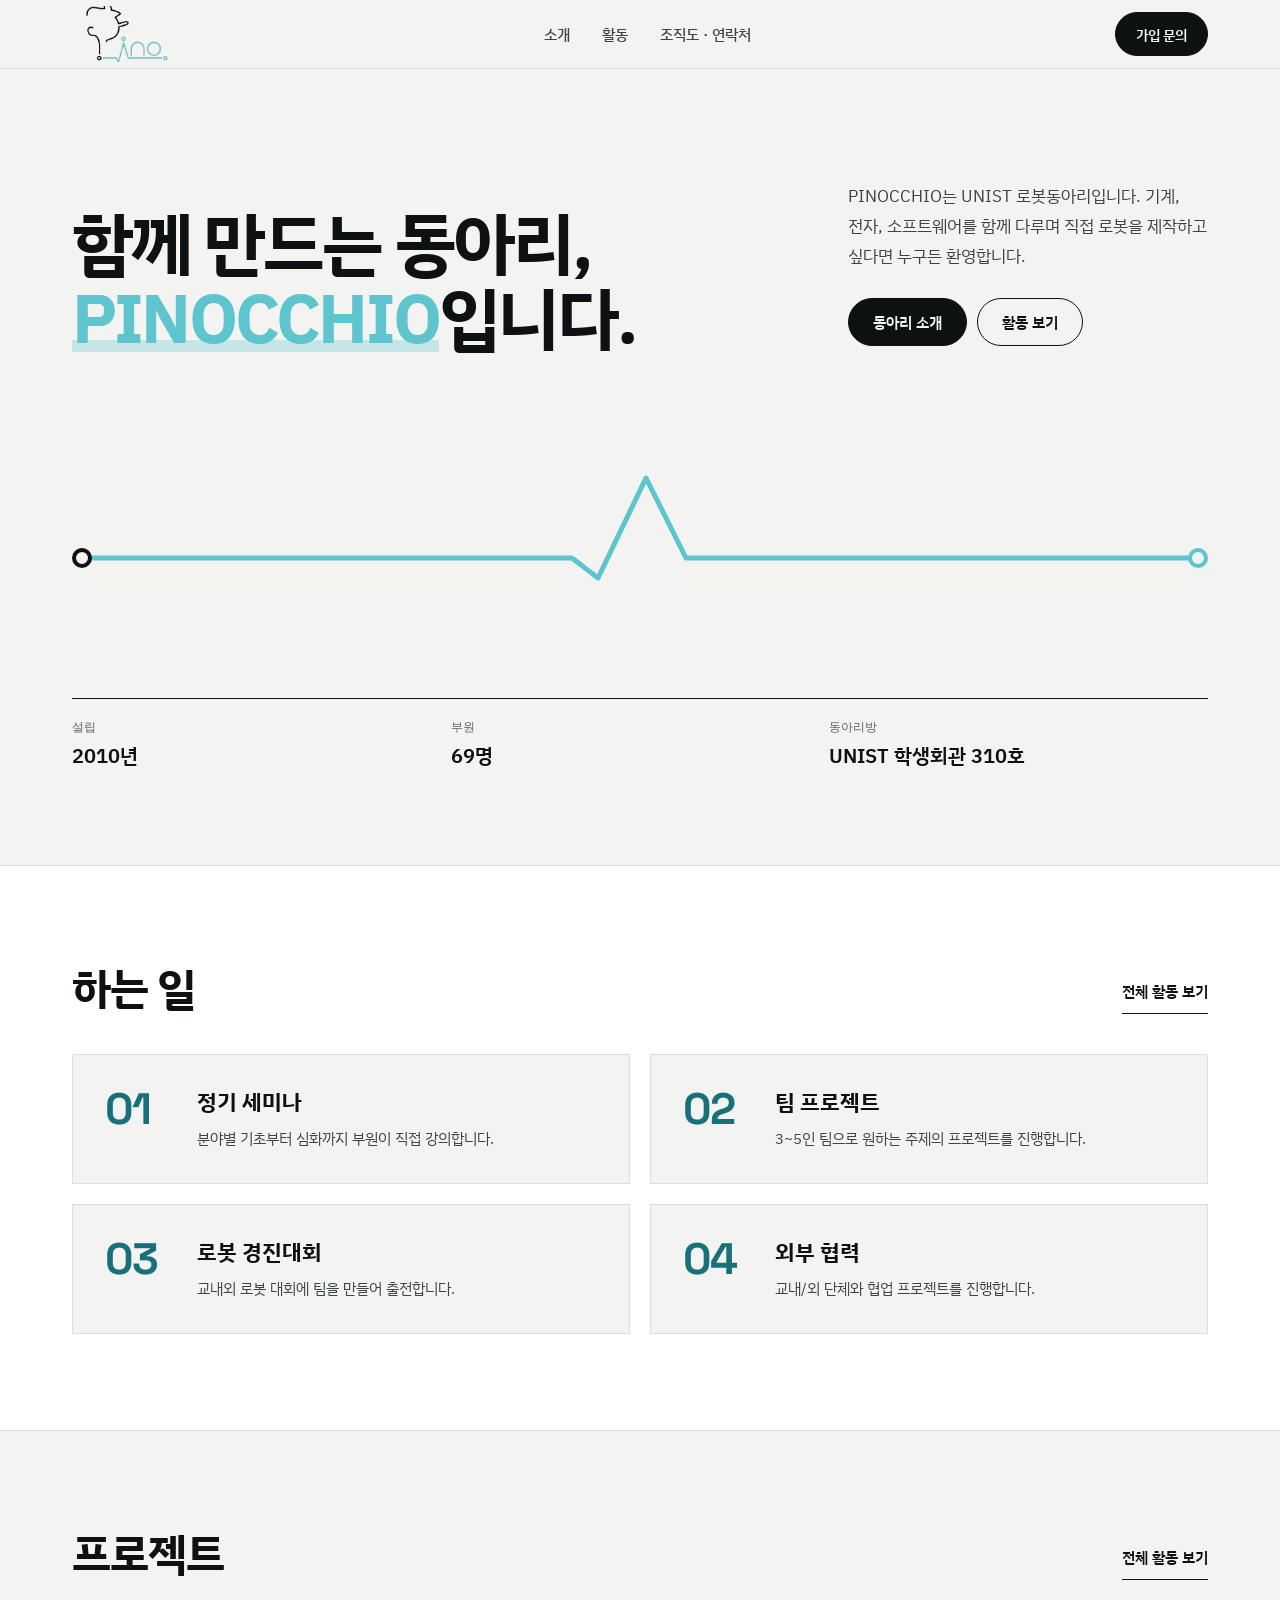
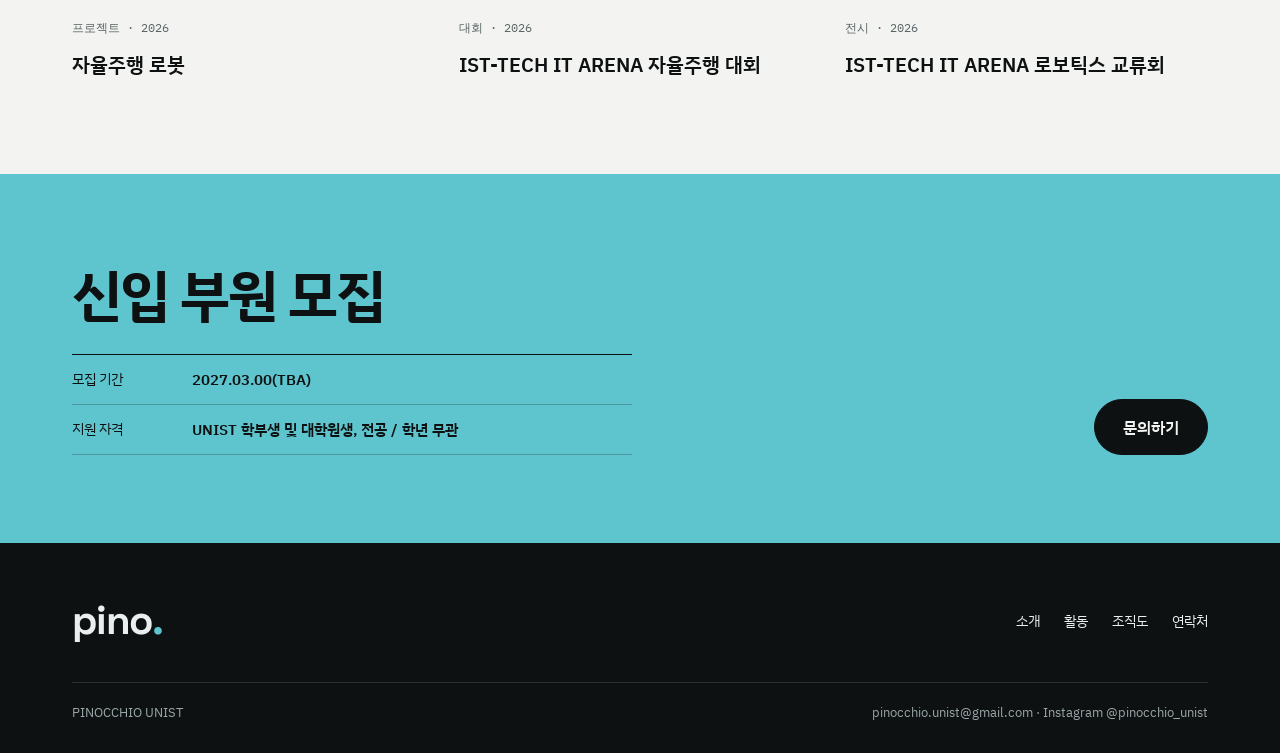
<file: index.html>
<!doctype html>
<html lang="ko">
<head>
<meta charset="utf-8">
<meta name="viewport" content="width=device-width, initial-scale=1">
<title>PINOCCHIO</title>
<link rel="icon" href="assets/logo.jpg">
<link rel="preconnect" href="https://fonts.googleapis.com">
<link rel="preconnect" href="https://fonts.gstatic.com" crossorigin>
<link rel="stylesheet" href="https://fonts.googleapis.com/css2?family=IBM+Plex+Mono:wght@400;500&family=IBM+Plex+Sans+KR:wght@400;500;600;700&family=Space+Grotesk:wght@700&display=swap">
<link rel="stylesheet" href="assets/style.css">
</head>
<body data-page="home">
<div id="app"></div>
<noscript><p style="padding:40px">이 사이트를 보려면 자바스크립트를 켜 주세요.</p></noscript>
<script src="assets/app.js"></script>
</body>
</html>
</file>
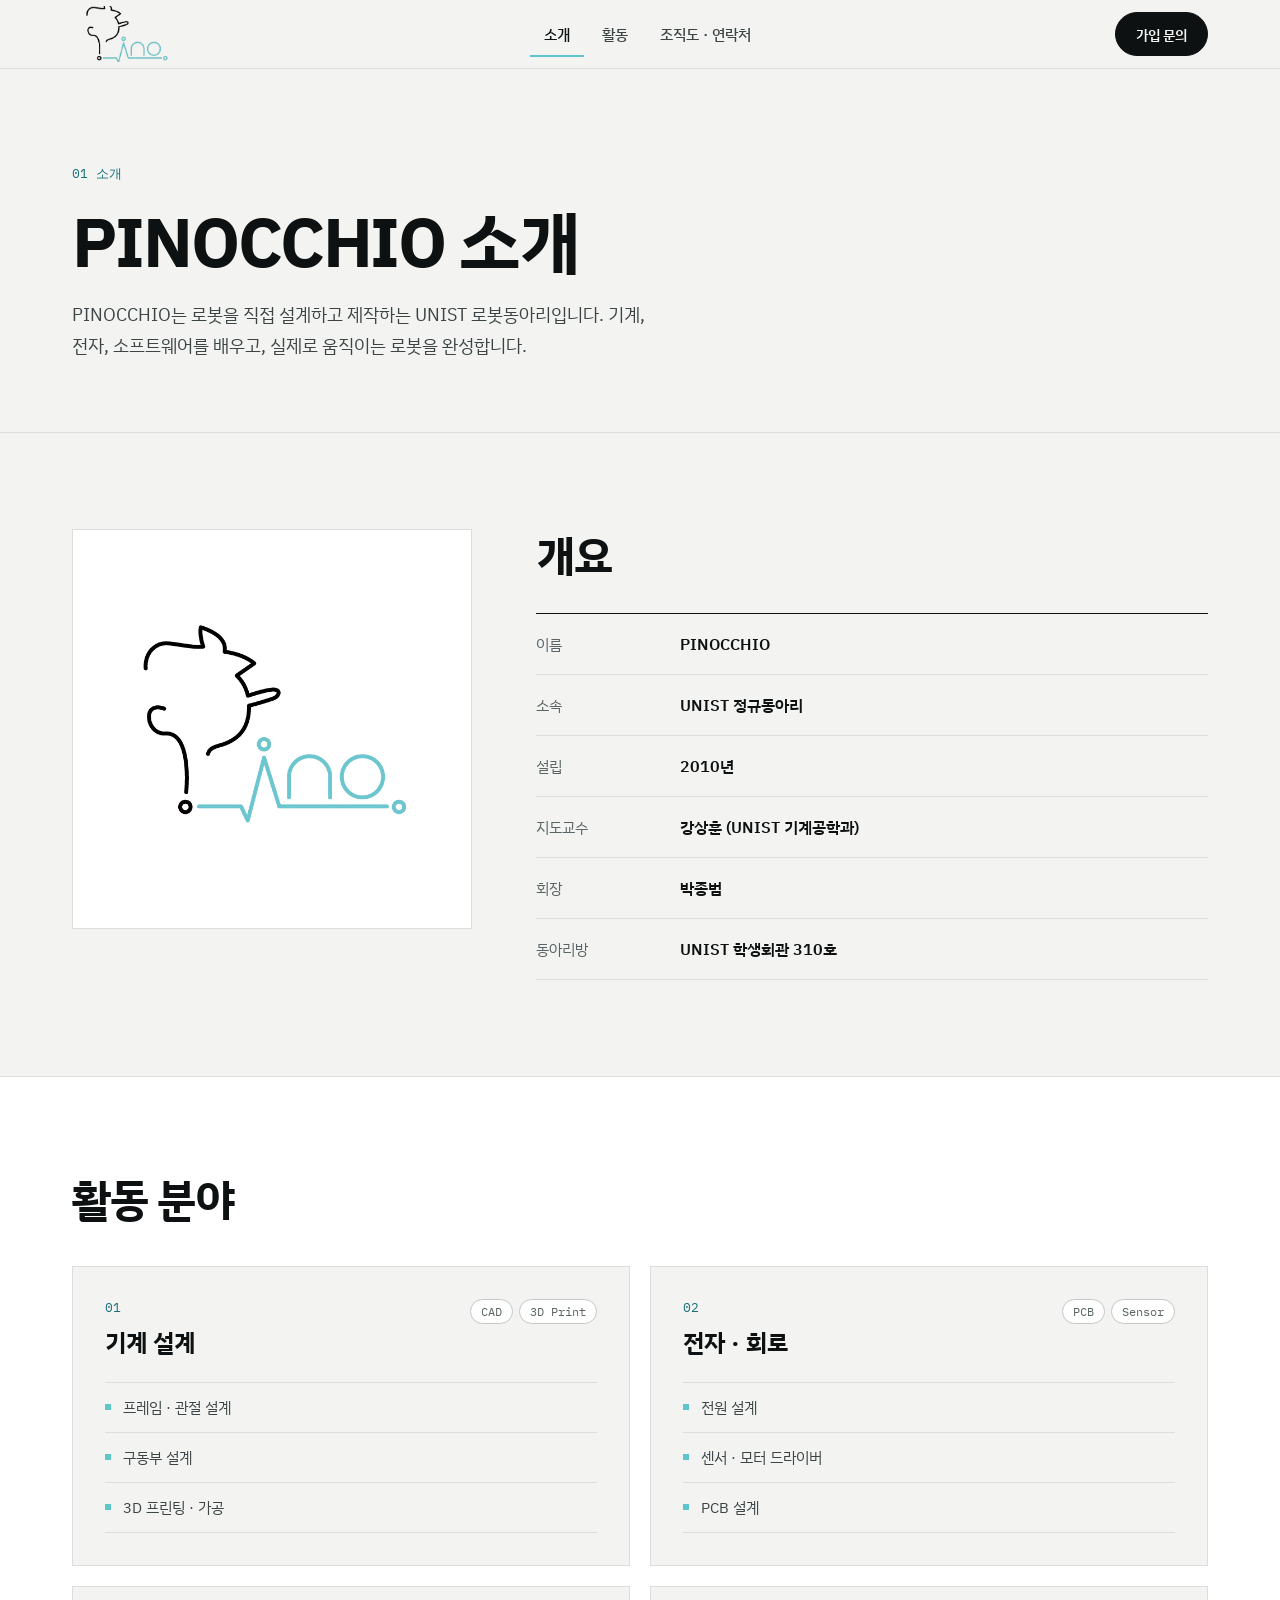
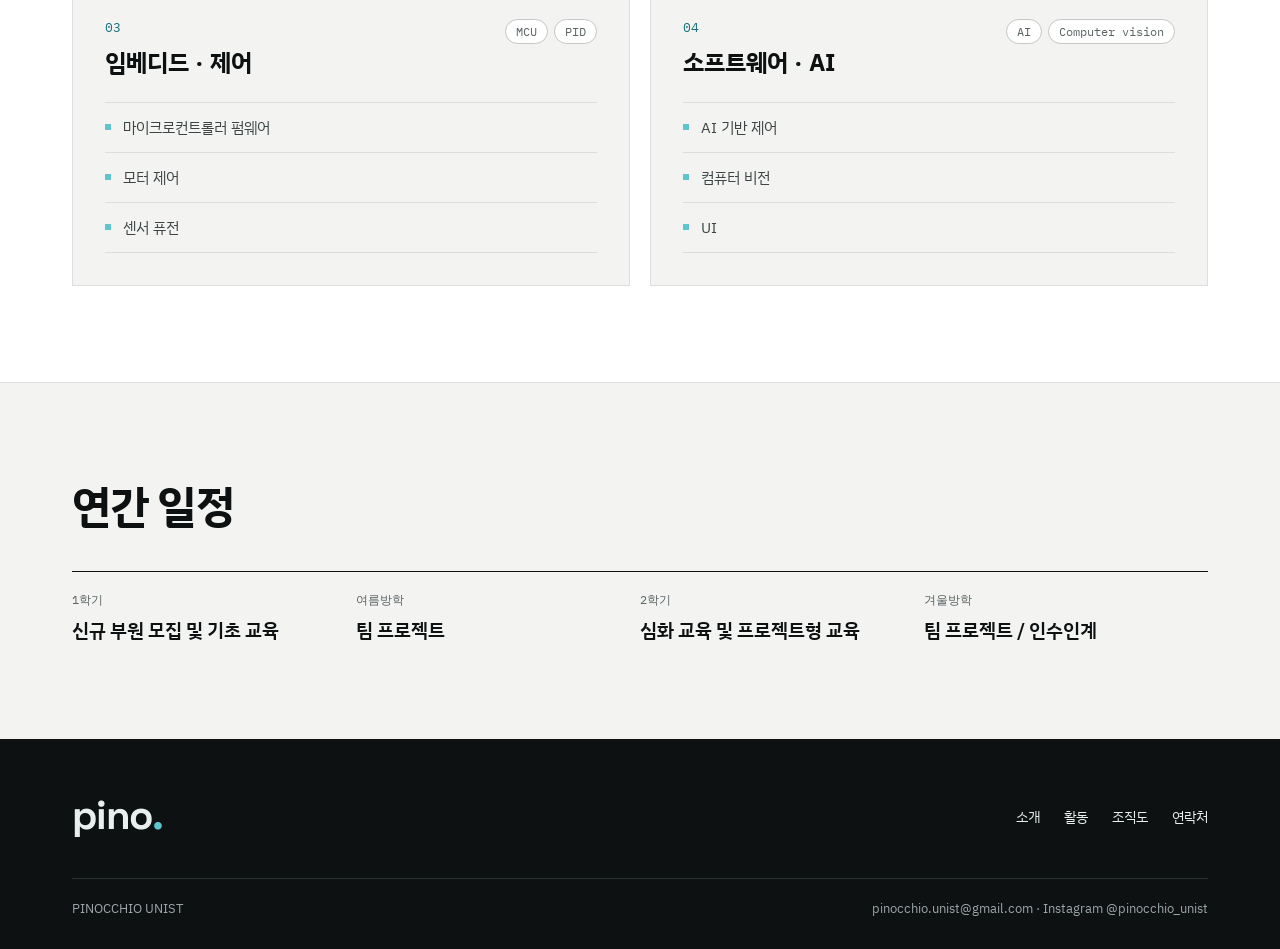
<file: about.html>
<!doctype html>
<html lang="ko">
<head>
<meta charset="utf-8">
<meta name="viewport" content="width=device-width, initial-scale=1">
<title>소개 — PINOCCHIO</title>
<link rel="icon" href="assets/logo.jpg">
<link rel="preconnect" href="https://fonts.googleapis.com">
<link rel="preconnect" href="https://fonts.gstatic.com" crossorigin>
<link rel="stylesheet" href="https://fonts.googleapis.com/css2?family=IBM+Plex+Mono:wght@400;500&family=IBM+Plex+Sans+KR:wght@400;500;600;700&family=Space+Grotesk:wght@700&display=swap">
<link rel="stylesheet" href="assets/style.css">
</head>
<body data-page="about">
<div id="app"></div>
<noscript><p style="padding:40px">이 사이트를 보려면 자바스크립트를 켜 주세요.</p></noscript>
<script src="assets/app.js"></script>
</body>
</html>
</file>
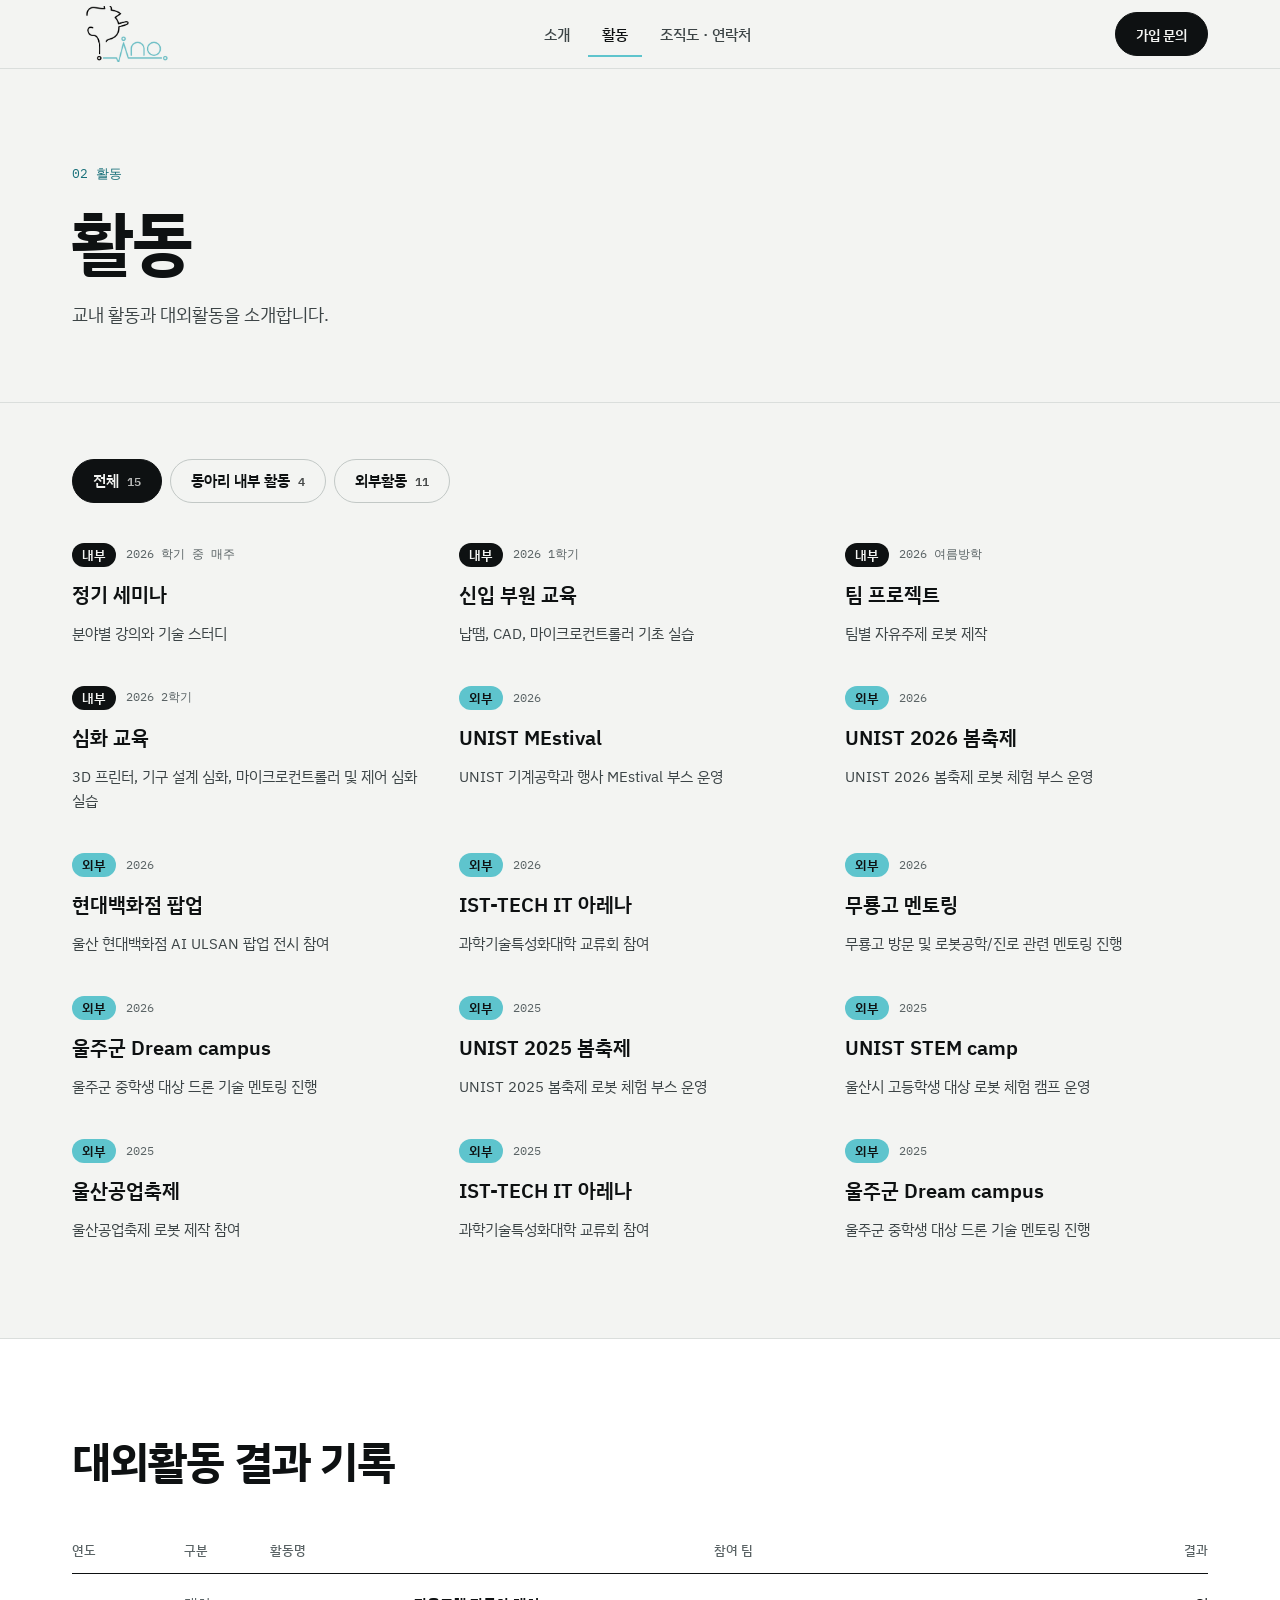
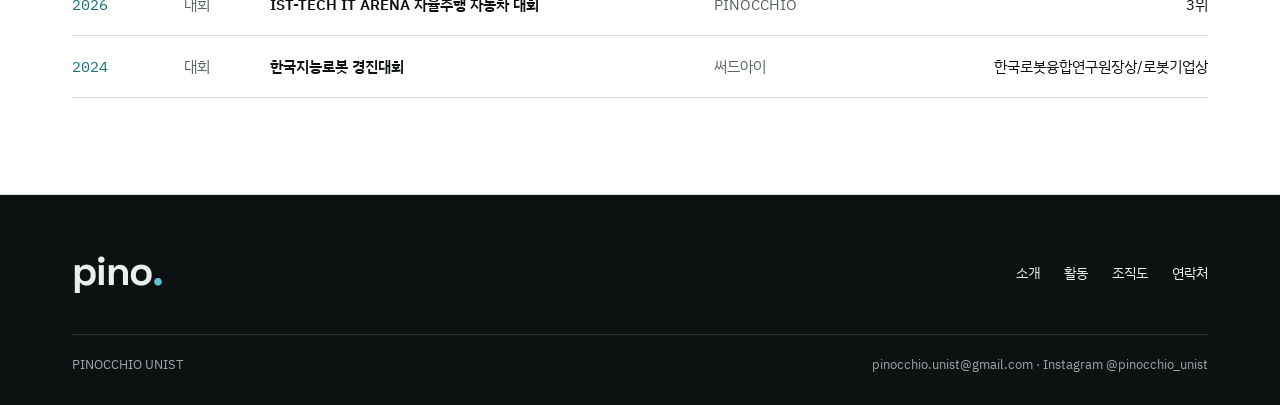
<file: activities.html>
<!doctype html>
<html lang="ko">
<head>
<meta charset="utf-8">
<meta name="viewport" content="width=device-width, initial-scale=1">
<title>활동 — PINOCCHIO</title>
<link rel="icon" href="assets/logo.jpg">
<link rel="preconnect" href="https://fonts.googleapis.com">
<link rel="preconnect" href="https://fonts.gstatic.com" crossorigin>
<link rel="stylesheet" href="https://fonts.googleapis.com/css2?family=IBM+Plex+Mono:wght@400;500&family=IBM+Plex+Sans+KR:wght@400;500;600;700&family=Space+Grotesk:wght@700&display=swap">
<link rel="stylesheet" href="assets/style.css">
</head>
<body data-page="activities">
<div id="app"></div>
<noscript><p style="padding:40px">이 사이트를 보려면 자바스크립트를 켜 주세요.</p></noscript>
<script src="assets/app.js"></script>
</body>
</html>
</file>
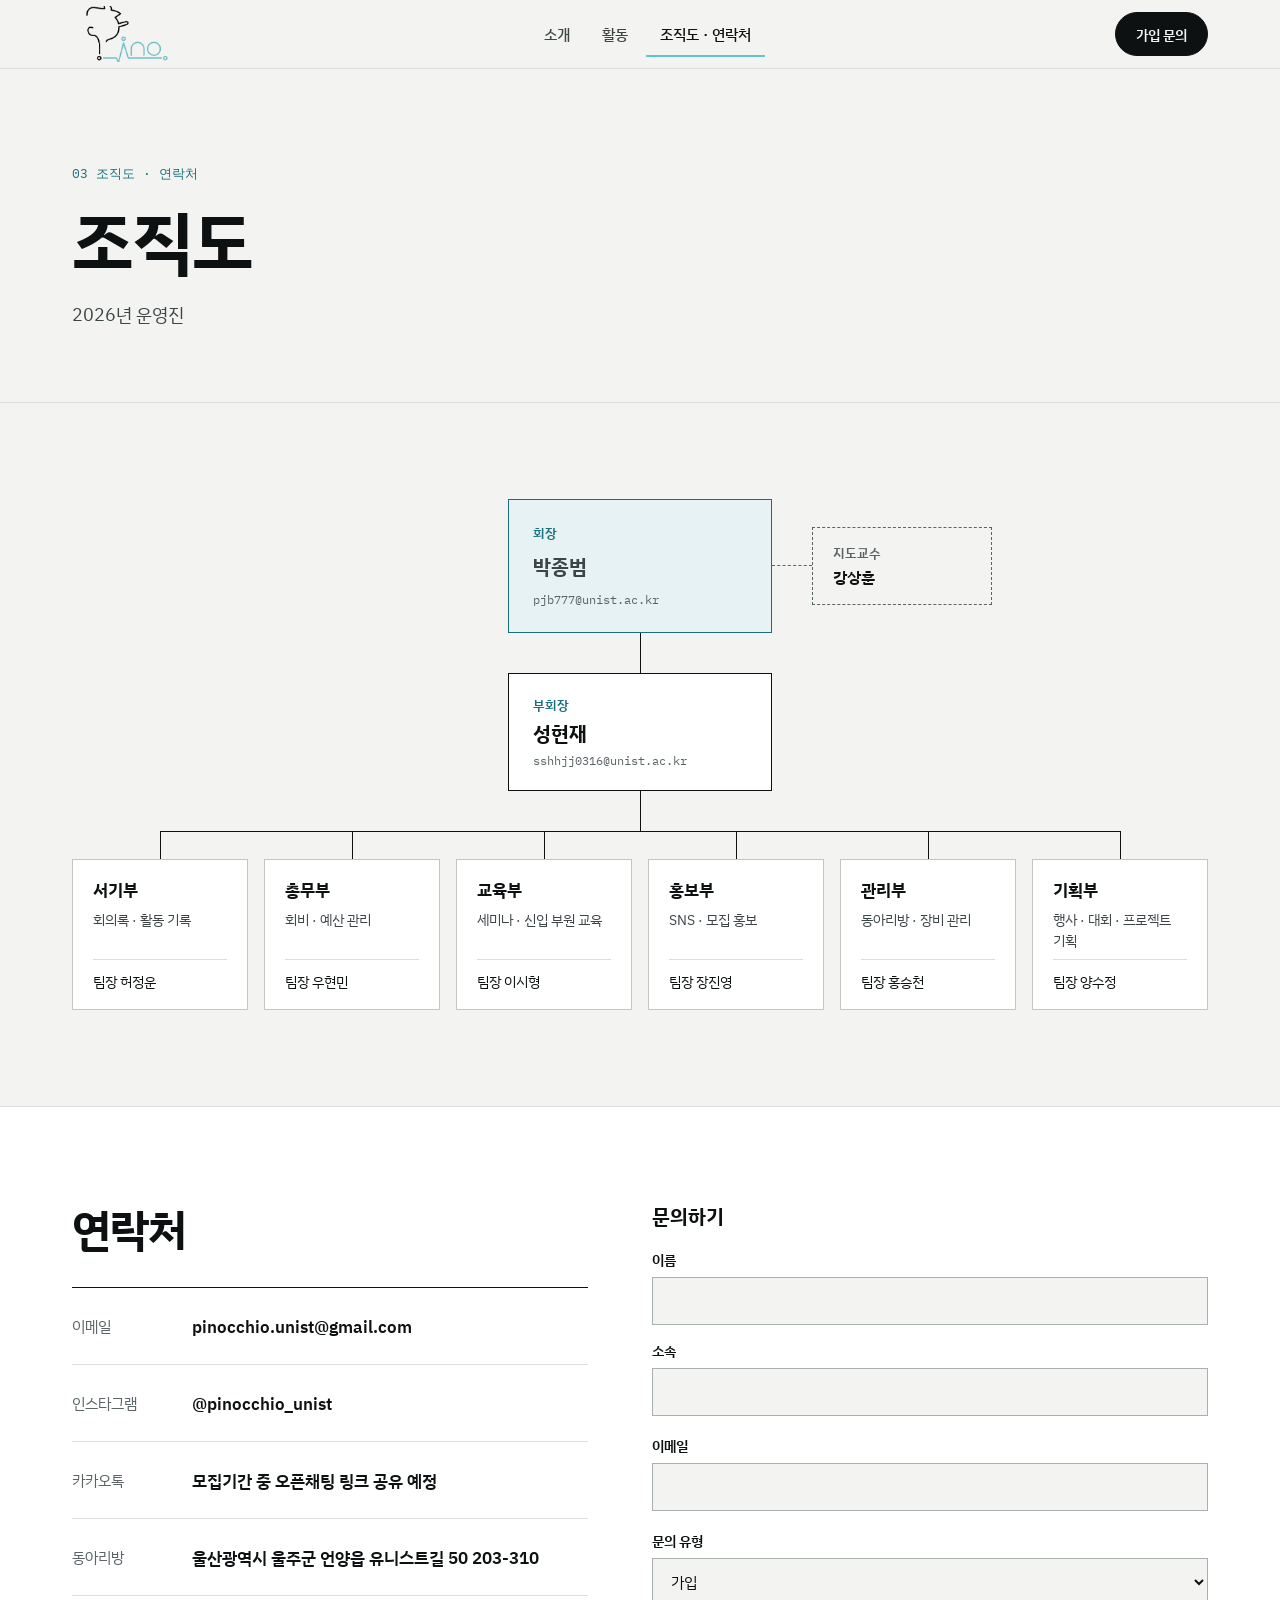
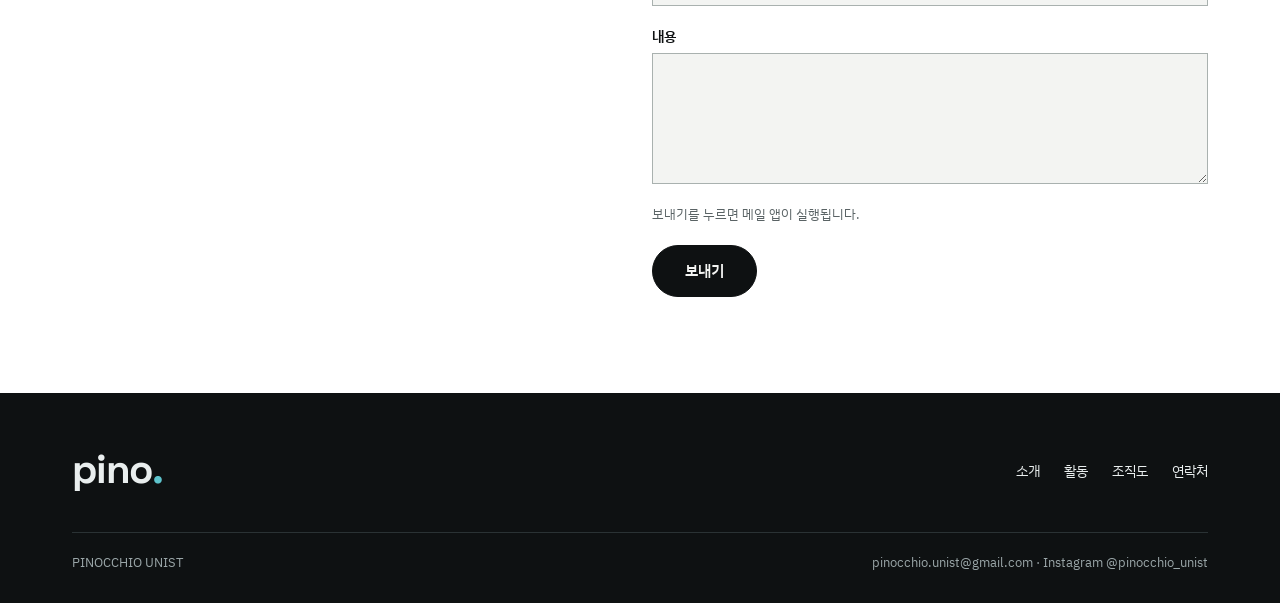
<file: team.html>
<!doctype html>
<html lang="ko">
<head>
<meta charset="utf-8">
<meta name="viewport" content="width=device-width, initial-scale=1">
<title>조직도 — PINOCCHIO</title>
<link rel="icon" href="assets/logo.jpg">
<link rel="preconnect" href="https://fonts.googleapis.com">
<link rel="preconnect" href="https://fonts.gstatic.com" crossorigin>
<link rel="stylesheet" href="https://fonts.googleapis.com/css2?family=IBM+Plex+Mono:wght@400;500&family=IBM+Plex+Sans+KR:wght@400;500;600;700&family=Space+Grotesk:wght@700&display=swap">
<link rel="stylesheet" href="assets/style.css">
</head>
<body data-page="team">
<div id="app"></div>
<noscript><p style="padding:40px">이 사이트를 보려면 자바스크립트를 켜 주세요.</p></noscript>
<script src="assets/app.js"></script>
</body>
</html>
</file>
<file: assets/style.css>
:root {
  --ink: #0E1112;
  --paper: #F3F4F2;
  --line: #DADEDC;
  --muted: #5A6365;
  --body: #3C4446;
  --accent: #5EC4CD;
  --accent-ink: #18707A;
  --dark-card: #151B1C;
  --dark-line: #2A3234;
  --dark-muted: #9AA6A8;
  --dark-text: #E9EEEE;
  --mono: 'IBM Plex Mono', monospace;
  --display: 'Space Grotesk', 'IBM Plex Sans KR', sans-serif;
}

* { box-sizing: border-box; }
html { scroll-behavior: smooth; }
body {
  margin: 0;
  background: var(--paper);
  color: var(--ink);
  font-family: 'IBM Plex Sans KR', sans-serif;
  -webkit-font-smoothing: antialiased;
  word-break: keep-all;
  overflow-wrap: anywhere;
}
a { color: inherit; text-decoration: none; }
img { max-width: 100%; display: block; }
h1, h2, h3, p { margin: 0; }

.wrap { max-width: 1200px; margin: 0 auto; padding: 0 32px; }
@media (max-width: 640px) { .wrap { padding: 0 20px; } }

.section { padding: 96px 0; }
.dark { background: var(--ink); color: var(--dark-text); }
.alt { background: #FFFFFF; border-top: 1px solid var(--line); border-bottom: 1px solid var(--line); }
.alt + .alt { border-top: 0; }
.h2 { font-size: clamp(28px, 3.4vw, 44px); line-height: 1.2; letter-spacing: -0.02em; font-weight: 700; }
.sec-head { display: flex; flex-wrap: wrap; justify-content: space-between; align-items: flex-end; gap: 16px; margin-bottom: 40px; }
.link-line { display: inline-flex; align-items: center; min-height: 44px; font-size: 15px; font-weight: 600; border-bottom: 1px solid currentColor; }
.dark .link-line { color: var(--dark-text); border-color: var(--accent); }

/* Buttons */
.btn {
  display: inline-flex; align-items: center; justify-content: center;
  min-height: 48px; padding: 0 24px; border-radius: 999px;
  border: 1px solid var(--ink); font: inherit; font-size: 15px; font-weight: 600; cursor: pointer;
}
.btn-dark { background: var(--ink); color: var(--paper); }
.btn-dark:hover { background: #000; color: var(--paper); }
.btn-line { background: transparent; color: var(--ink); }
.btn-sm { min-height: 44px; padding: 0 20px; font-size: 14px; }
.btn-lg { min-height: 56px; padding: 0 28px; font-size: 16px; }
.btns { display: flex; gap: 10px; flex-wrap: wrap; }

/* Header */
.site-header {
  position: sticky; top: 0; z-index: 20;
  background: rgba(243, 244, 242, 0.94); backdrop-filter: blur(10px);
  border-bottom: 1px solid var(--line);
}
.site-header .wrap { display: flex; align-items: center; justify-content: space-between; gap: 16px; flex-wrap: wrap; padding-top: 6px; padding-bottom: 6px; }
.logo { display: flex; align-items: center; min-height: 44px; }
.logo img { width: 108px; height: 56px; object-fit: cover; mix-blend-mode: multiply; }
.nav { display: flex; gap: 4px; flex-wrap: wrap; font-size: 15px; font-weight: 500; }
.nav a { padding: 12px 14px; color: var(--body); }
.nav a[aria-current="page"] { color: var(--ink); box-shadow: inset 0 -2px 0 var(--accent); }

/* Page head (sub pages) */
.page-head { border-bottom: 1px solid var(--line); }
.page-head .wrap { padding-top: 96px; padding-bottom: 72px; display: flex; flex-direction: column; gap: 20px; }
.eyebrow { font-family: var(--mono); font-size: 13px; color: var(--accent-ink); }
.h1 { font-size: clamp(40px, 5.4vw, 72px); line-height: 1.1; letter-spacing: -0.03em; font-weight: 700; }
.lead { max-width: 600px; font-size: 18px; line-height: 1.7; color: var(--body); }

/* Home hero */
.hero .wrap { padding-top: 112px; }
.hero-row { display: flex; flex-wrap: wrap; gap: 48px; align-items: flex-end; justify-content: space-between; }
.hero h1 { flex: 1 1 620px; font-weight: 700; font-size: clamp(38px, 5.4vw, 80px); line-height: 1.08; letter-spacing: -0.04em; }
.hl { color: var(--accent); }
.hero-side { flex: 0 1 360px; display: flex; flex-direction: column; gap: 28px; padding-bottom: 8px; }
.hero-side p { font-size: 17px; line-height: 1.75; color: var(--body); }
.beat { padding-top: 72px; }
.beat svg { display: block; width: 100%; height: auto; }
.facts-wrap { padding-top: 48px; padding-bottom: 96px; }
.facts { margin: 0; display: flex; flex-wrap: wrap; border-top: 1px solid var(--ink); }
.facts > div { flex: 1 1 200px; padding: 20px 24px 0 0; display: flex; flex-direction: column; gap: 6px; }
.facts dt { font-family: var(--mono); font-size: 12px; color: var(--muted); }
.facts dd { margin: 0; font-size: 20px; font-weight: 600; }

/* Two-column card grid */
.grid2 { display: grid; grid-template-columns: repeat(auto-fit, minmax(min(100%, 460px), 1fr)); gap: 20px; }

/* What we do */
.work { display: flex; gap: 28px; align-items: flex-start; background: var(--paper); border: 1px solid var(--line); padding: 32px; color: var(--ink); }
.work .num { flex: none; width: 64px; font-family: var(--display); font-weight: 700; font-size: 44px; line-height: 1; letter-spacing: -0.04em; color: var(--accent-ink); }
.work .body { flex: 1; min-width: 0; display: flex; flex-direction: column; gap: 10px; }
.work strong { font-size: 22px; font-weight: 700; }
.work p { font-size: 15px; line-height: 1.6; color: var(--body); }
@media (max-width: 520px) { .work { flex-direction: column; gap: 16px; padding: 24px; } }

.partners { margin-top: 10px; padding-top: 16px; border-top: 1px solid var(--line); display: flex; flex-direction: column; gap: 12px; }
.partners-label { font-family: var(--mono); font-size: 12px; color: var(--muted); }
.chips { display: flex; flex-wrap: wrap; gap: 8px; }
.partner { display: inline-flex; align-items: center; justify-content: center; height: 44px; min-width: 88px; padding: 8px 14px; background: #FFFFFF; border: 1px solid var(--line); border-radius: 6px; color: var(--ink); font-size: 13px; font-weight: 600; }
.partner img { max-height: 28px; max-width: 120px; object-fit: contain; }

/* Projects */
.grid3 { display: grid; grid-template-columns: repeat(auto-fill, minmax(min(100%, 300px), 1fr)); gap: 40px 24px; }
.proj { display: flex; flex-direction: column; gap: 14px; }
.photo { background: #E3E7E5; overflow: hidden; }
.photo img { width: 100%; height: 100%; object-fit: cover; }
.proj .photo { aspect-ratio: 4 / 3; }
.meta { font-family: var(--mono); font-size: 12px; color: var(--muted); }
.proj strong { font-size: 20px; font-weight: 600; }

/* Recruit */
.recruit { background: var(--accent); color: var(--ink); }
.recruit .wrap { padding-top: 88px; padding-bottom: 88px; display: flex; flex-wrap: wrap; justify-content: space-between; align-items: flex-end; gap: 40px; }
.recruit .left { flex: 1 1 520px; display: flex; flex-direction: column; gap: 28px; }
.recruit h2 { font-size: clamp(32px, 4.4vw, 56px); line-height: 1.15; letter-spacing: -0.03em; font-weight: 700; }
.kv { margin: 0; display: flex; flex-direction: column; border-top: 1px solid var(--ink); max-width: 560px; }
.kv > div { display: flex; gap: 24px; padding: 14px 0; border-bottom: 1px solid rgba(14, 17, 18, 0.25); }
.kv dt { width: 96px; flex: none; font-size: 14px; }
.kv dd { margin: 0; font-size: 15px; font-weight: 600; }

/* About: overview */
.overview { display: flex; flex-wrap: wrap; gap: 64px; align-items: flex-start; }
.logo-box { flex: 0 1 400px; aspect-ratio: 1 / 1; background: #fff; border: 1px solid var(--line); display: flex; align-items: center; justify-content: center; }
.logo-box img { width: 88%; height: 88%; object-fit: contain; }
.ov { flex: 1 1 480px; display: flex; flex-direction: column; gap: 32px; }
.dl { margin: 0; display: flex; flex-direction: column; border-top: 1px solid var(--ink); }
.dl > div { display: flex; gap: 24px; align-items: center; padding: 16px 0; border-bottom: 1px solid var(--line); flex-wrap: wrap; }
.dl dt { width: 120px; flex: none; font-size: 15px; color: var(--muted); }
.dl dd { margin: 0; font-size: 16px; font-weight: 600; min-height: 28px; display: flex; align-items: center; }

/* About: fields */
.field { background: var(--paper); border: 1px solid var(--line); padding: 32px; display: flex; flex-direction: column; gap: 24px; }
.field-top { display: flex; justify-content: space-between; align-items: flex-start; gap: 16px; flex-wrap: wrap; }
.field-top .t { display: flex; flex-direction: column; gap: 10px; }
.idx { font-family: var(--mono); font-size: 13px; color: var(--accent-ink); }
.field strong { font-size: 24px; font-weight: 700; }
.tags { display: flex; flex-wrap: wrap; gap: 6px; font-family: var(--mono); font-size: 12px; color: var(--muted); }
.tags span { padding: 4px 10px; border: 1px solid #C2C8C6; border-radius: 999px; background: #FFFFFF; }
.bul { list-style: none; margin: 0; padding: 0; border-top: 1px solid var(--line); }
.bul li { display: flex; align-items: center; gap: 12px; padding: 14px 0; border-bottom: 1px solid var(--line); font-size: 15px; color: var(--body); }
.bul li::before { content: ""; width: 6px; height: 6px; flex: none; background: var(--accent); }

/* About: schedule */
.steps { list-style: none; margin: 0; padding: 0; display: flex; flex-wrap: wrap; border-top: 1px solid var(--ink); }
.steps li { flex: 1 1 240px; padding: 20px 24px 0 0; display: flex; flex-direction: column; gap: 8px; }
.steps strong { font-size: 19px; font-weight: 600; }

/* Activities */
.tabs { display: flex; flex-wrap: wrap; gap: 8px; margin-bottom: 40px; }
.tab { display: inline-flex; align-items: center; gap: 8px; min-height: 44px; padding: 0 20px; border-radius: 999px; font: inherit; font-size: 15px; font-weight: 600; cursor: pointer; background: transparent; color: var(--ink); border: 1px solid #C2C8C6; }
.tab[aria-pressed="true"] { background: var(--ink); color: var(--paper); border-color: var(--ink); }
.tab .n { font-family: var(--mono); font-size: 12px; opacity: 0.75; }
.act { display: flex; flex-direction: column; gap: 14px; }
.act[hidden] { display: none; }
.act .photo { aspect-ratio: 16 / 10; }
.act .row { display: flex; gap: 10px; align-items: center; font-size: 13px; }
.scope { padding: 3px 10px; border-radius: 999px; font-weight: 600; background: var(--ink); color: var(--paper); }
.scope.out { background: var(--accent); color: var(--ink); }
.act strong { font-size: 20px; font-weight: 600; }
.act p { font-size: 15px; line-height: 1.6; color: var(--body); }

.table-wrap { overflow-x: auto; }
.records { width: 100%; min-width: 720px; border-collapse: collapse; font-size: 15px; }
.records th { text-align: left; font-size: 13px; color: var(--muted); font-weight: 500; padding: 14px 16px; border-bottom: 1px solid var(--ink); }
.records td { padding: 20px 16px; border-bottom: 1px solid var(--line); }
.records th:first-child, .records td:first-child { padding-left: 0; width: 96px; }
.records th:last-child, .records td:last-child { padding-right: 0; text-align: right; }
.records .y { font-family: var(--mono); color: var(--accent-ink); }
.records .sub { color: var(--muted); }
.records .name { font-weight: 600; }

/* Team: org chart */
.org { display: flex; flex-direction: column; align-items: center; }
.org-top { width: 100%; display: flex; flex-wrap: wrap; justify-content: center; align-items: center; row-gap: 16px; }
.org-top .spacer { flex: 0 1 220px; min-width: 0; }
.vline { width: 1px; height: 40px; background: var(--ink); }
.person { width: 264px; padding: 22px 24px; display: flex; flex-direction: column; gap: 6px; border: 1px solid var(--ink); background: #fff; }
.person.lead { background: #E6F2F3; border-color: var(--accent-ink); }
.person .role { font-size: 13px; font-weight: 600; color: var(--accent-ink); }
.person strong { font-size: 20px; font-weight: 700; }
.person .mail { font-family: var(--mono); font-size: 12px; color: var(--muted); word-break: break-all; }
.advisor { flex: none; display: flex; align-items: center; }
.advisor .dash { width: 40px; border-top: 1px dashed var(--muted); }
.advisor .box { width: 180px; border: 1px dashed var(--muted); padding: 16px 20px; display: flex; flex-direction: column; gap: 4px; }
.advisor .role { font-size: 13px; font-weight: 600; color: var(--muted); }
.advisor strong { font-size: 16px; font-weight: 600; }

.depts { --n: 6; --gap: 16px; position: relative; width: 100%; display: grid; grid-template-columns: repeat(var(--n), minmax(0, 1fr)); gap: var(--gap); }
.depts::before {
  content: ""; position: absolute; top: 0; height: 1px; background: var(--ink);
  left: calc((100% - (var(--n) - 1) * var(--gap)) / var(--n) / 2);
  right: calc((100% - (var(--n) - 1) * var(--gap)) / var(--n) / 2);
}
.depts.single::before { display: none; }
.dept { display: flex; flex-direction: column; align-items: center; }
.dept::before { content: ""; width: 1px; height: 28px; background: var(--ink); }
.dept .box { flex: 1; width: 100%; border: 1px solid #C2C8C6; background: #fff; padding: 18px 20px; display: flex; flex-direction: column; gap: 8px; }
.dept strong { font-size: 17px; font-weight: 700; }
.dept .d { font-size: 14px; line-height: 1.5; color: var(--body); }
.dept .l { margin-top: auto; padding-top: 12px; border-top: 1px solid var(--line); font-size: 14px; }
@media (max-width: 960px) {
  .depts { grid-template-columns: repeat(2, minmax(0, 1fr)); padding-top: 24px; }
  .depts::before, .dept::before { display: none; }
}
@media (max-width: 420px) { .depts { grid-template-columns: minmax(0, 1fr); } }

/* Team: contact */
.contact { background: #fff; border-top: 1px solid var(--line); }
.contact .wrap { display: flex; flex-wrap: wrap; gap: 64px; }
.contact .info { flex: 1 1 400px; display: flex; flex-direction: column; gap: 32px; }
.contact .dl dt { width: 96px; }
.contact .dl dd { font-size: 17px; min-height: 44px; }
.contact .dl a { display: inline-flex; align-items: center; min-height: 44px; }
.form { flex: 1 1 440px; display: flex; flex-direction: column; gap: 20px; }
.form h3 { font-size: 20px; font-weight: 700; }
.form label { display: flex; flex-direction: column; gap: 8px; font-size: 14px; font-weight: 600; }
.form input, .form select, .form textarea { min-height: 48px; padding: 0 14px; border: 1px solid #A9B1AF; border-radius: 0; background: var(--paper); font: inherit; font-weight: 400; font-size: 15px; color: var(--ink); }
.form textarea { padding: 12px 14px; resize: vertical; }
.form input:focus, .form select:focus, .form textarea:focus { outline: 2px solid var(--accent-ink); outline-offset: 1px; }
.form .two { display: flex; flex-wrap: wrap; gap: 16px; }
.form .two label { flex: 1 1 180px; }
.form .note { font-size: 13px; line-height: 1.6; color: var(--muted); }
.form .btn { align-self: flex-start; min-height: 52px; padding: 0 32px; }

/* Footer */
.site-footer { background: var(--ink); color: var(--dark-text); }
.dark + .site-footer { border-top: 1px solid var(--dark-line); }
.site-footer .wrap { padding-top: 56px; padding-bottom: 32px; display: flex; flex-direction: column; gap: 40px; }
.ft { display: flex; flex-wrap: wrap; justify-content: space-between; align-items: center; gap: 24px; }
.wordmark { font-family: var(--display); font-weight: 700; font-size: 40px; letter-spacing: -0.04em; line-height: 1; }
.wordmark span { color: var(--accent); }
.fnav { display: flex; gap: 8px 24px; flex-wrap: wrap; font-size: 14px; }
.fnav a { padding: 12px 0; color: var(--dark-text); }
.fb { display: flex; flex-wrap: wrap; justify-content: space-between; align-items: center; gap: 12px; padding-top: 20px; border-top: 1px solid var(--dark-line); font-size: 13px; color: var(--dark-muted); }

/* ---------- Typography & interaction ---------- */
h1 { text-wrap: balance; }
dd { font-variant-numeric: tabular-nums; }

.nav a { position: relative; }
.nav a::after { content: ""; position: absolute; left: 14px; right: 14px; bottom: 8px; height: 2px; background: var(--accent); transform: scaleX(0); transform-origin: left center; transition: transform .25s ease; }
.nav a:hover::after { transform: scaleX(1); }
.nav a[aria-current="page"]::after { display: none; }

.btn, .tab { transition: transform .2s ease, box-shadow .2s ease, background-color .2s ease, color .2s ease; }
.btn:hover { transform: translateY(-2px); box-shadow: 0 8px 18px -10px rgba(14, 17, 18, .45); }
.btn-line:hover { background: var(--ink); color: var(--paper); }
.tab:hover { border-color: var(--ink); }

.hl { background-image: linear-gradient(rgba(94, 196, 205, .3), rgba(94, 196, 205, .3)); background-repeat: no-repeat; background-position: 0 88%; background-size: 100% .18em; }
.beat .signal { opacity: 0; }

@keyframes pn-rise { from { opacity: 0; transform: translateY(24px); } to { opacity: 1; transform: none; } }
@keyframes pn-draw { from { stroke-dashoffset: 1000; } to { stroke-dashoffset: 0; } }
@keyframes pn-signal { from { stroke-dashoffset: 40; } to { stroke-dashoffset: -1000; } }
@keyframes pn-under { from { background-size: 0 .18em; } to { background-size: 100% .18em; } }
@keyframes pn-fade { from { opacity: 0; transform: translateY(12px); } to { opacity: 1; transform: none; } }

@media (prefers-reduced-motion: no-preference) {
  .hero h1, .page-head .h1 { animation: pn-rise .8s cubic-bezier(.2, .7, .2, 1) both; }
  .hero-side, .page-head .lead { animation: pn-rise .8s .15s cubic-bezier(.2, .7, .2, 1) both; }
  .hl { animation: pn-under .9s .5s cubic-bezier(.2, .7, .2, 1) both; }
  .beat .line { stroke-dasharray: 1000; animation: pn-draw 1.6s .3s cubic-bezier(.6, 0, .2, 1) both; }
  .beat .signal { opacity: 1; stroke-dasharray: 40 2000; animation: pn-signal 2.8s 2s linear infinite both; }
  .act { animation: pn-fade .45s ease both; }
}

/* Load error */
.load-error { max-width: 640px; margin: 120px auto; padding: 0 24px; font-size: 16px; line-height: 1.8; }
.load-error code { font-family: var(--mono); background: #E3E7E5; padding: 2px 6px; }
</file>
